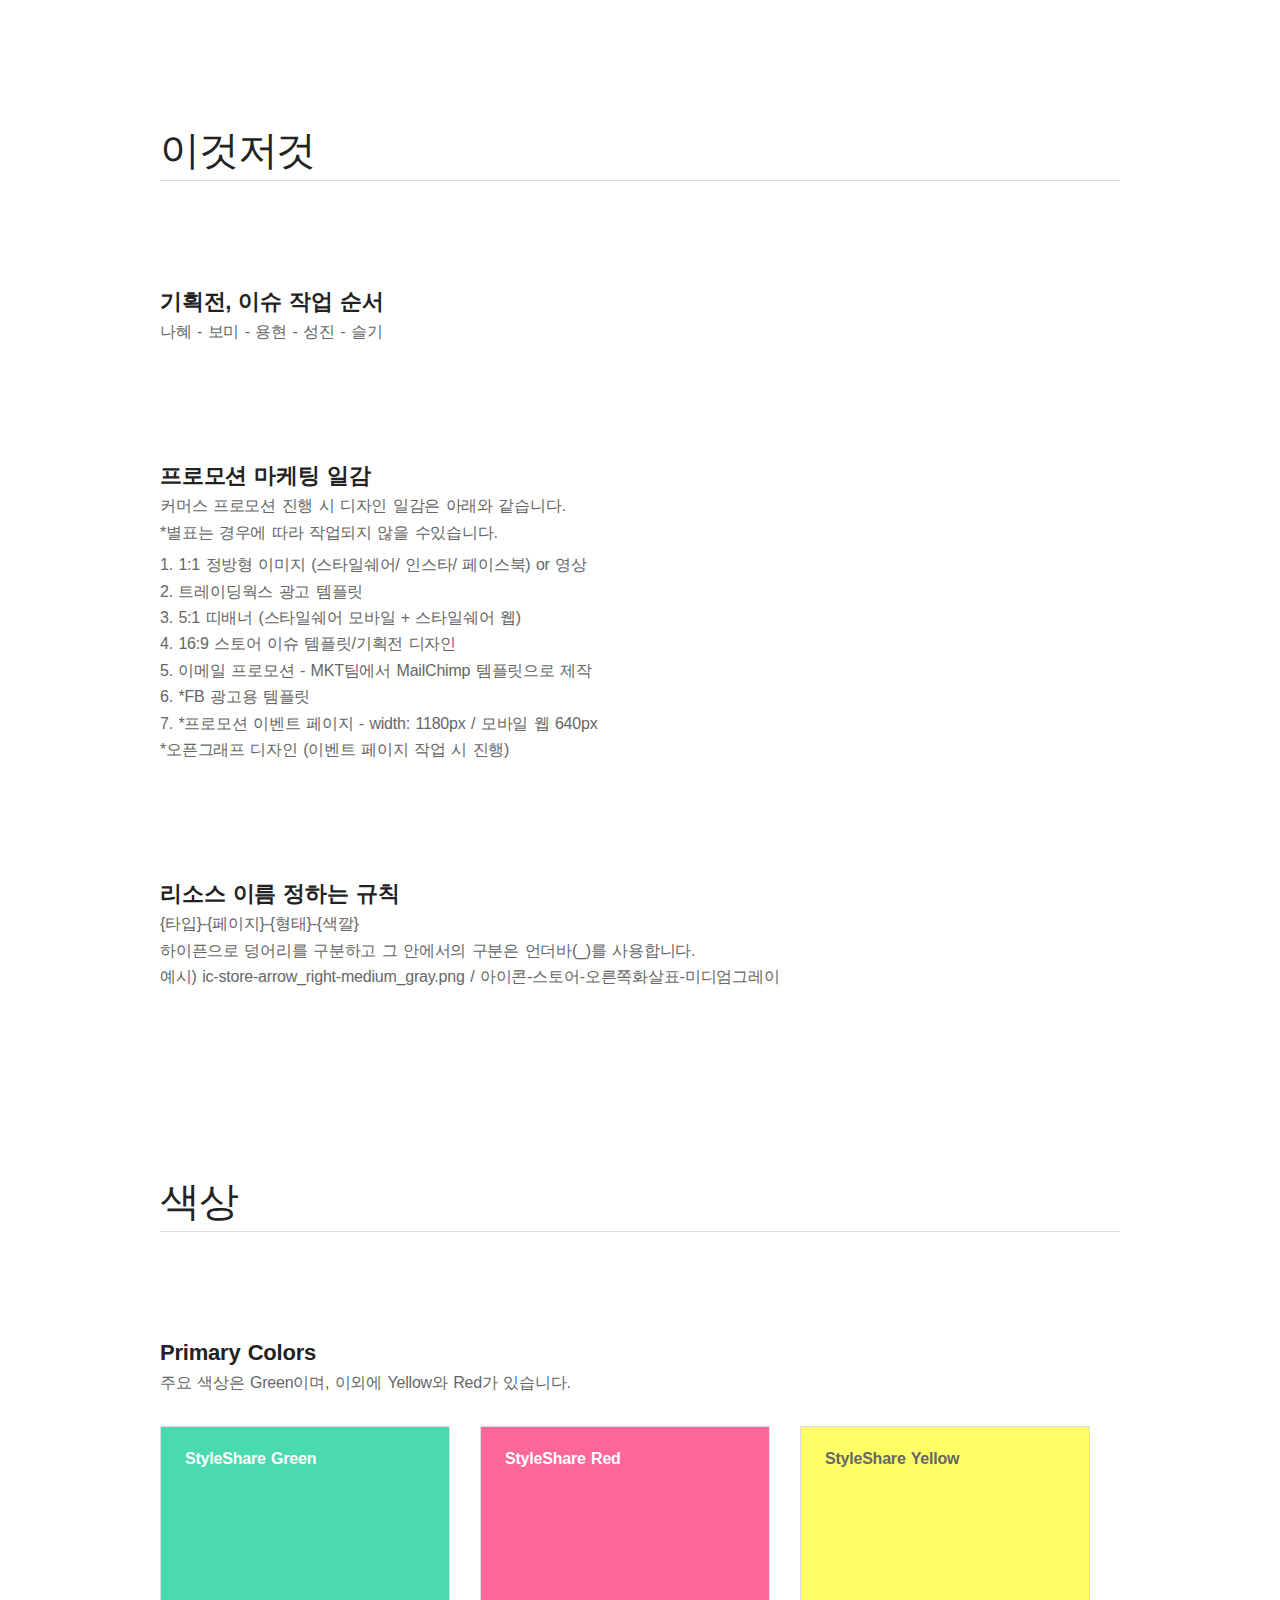
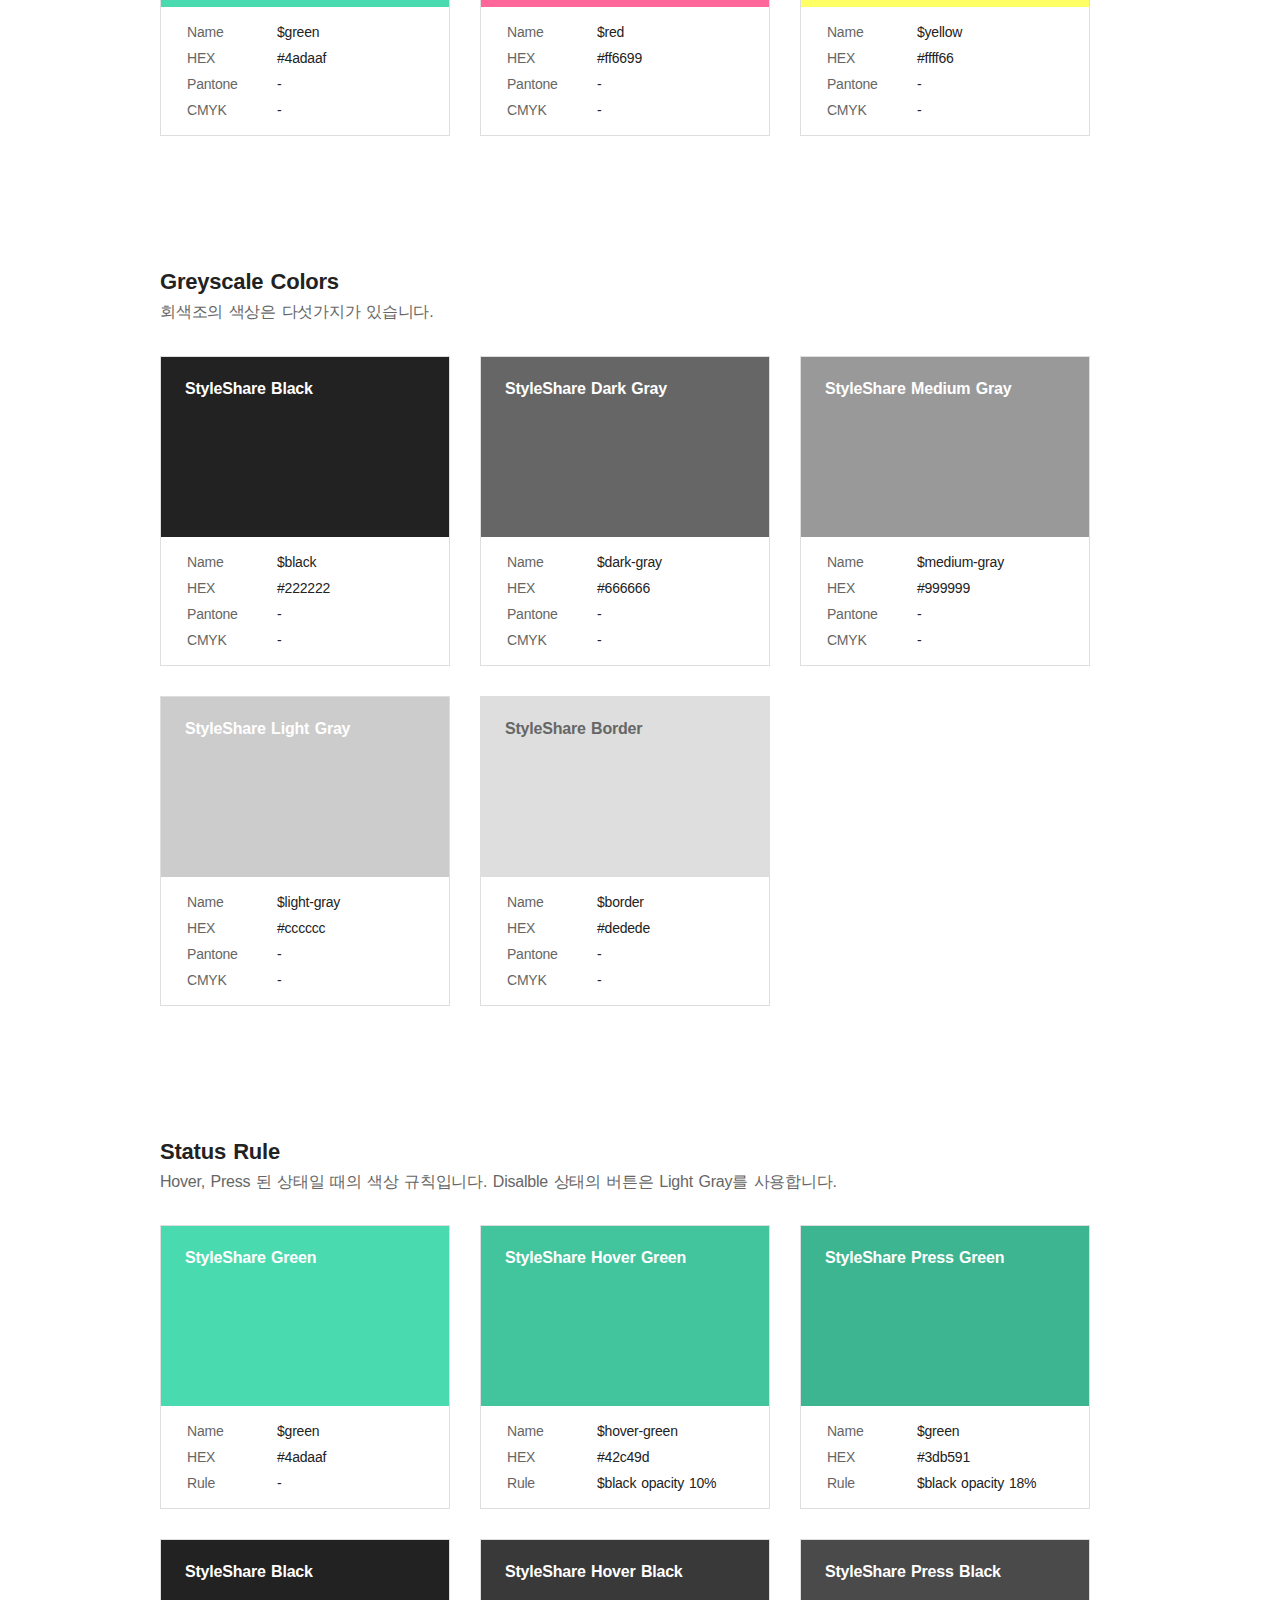
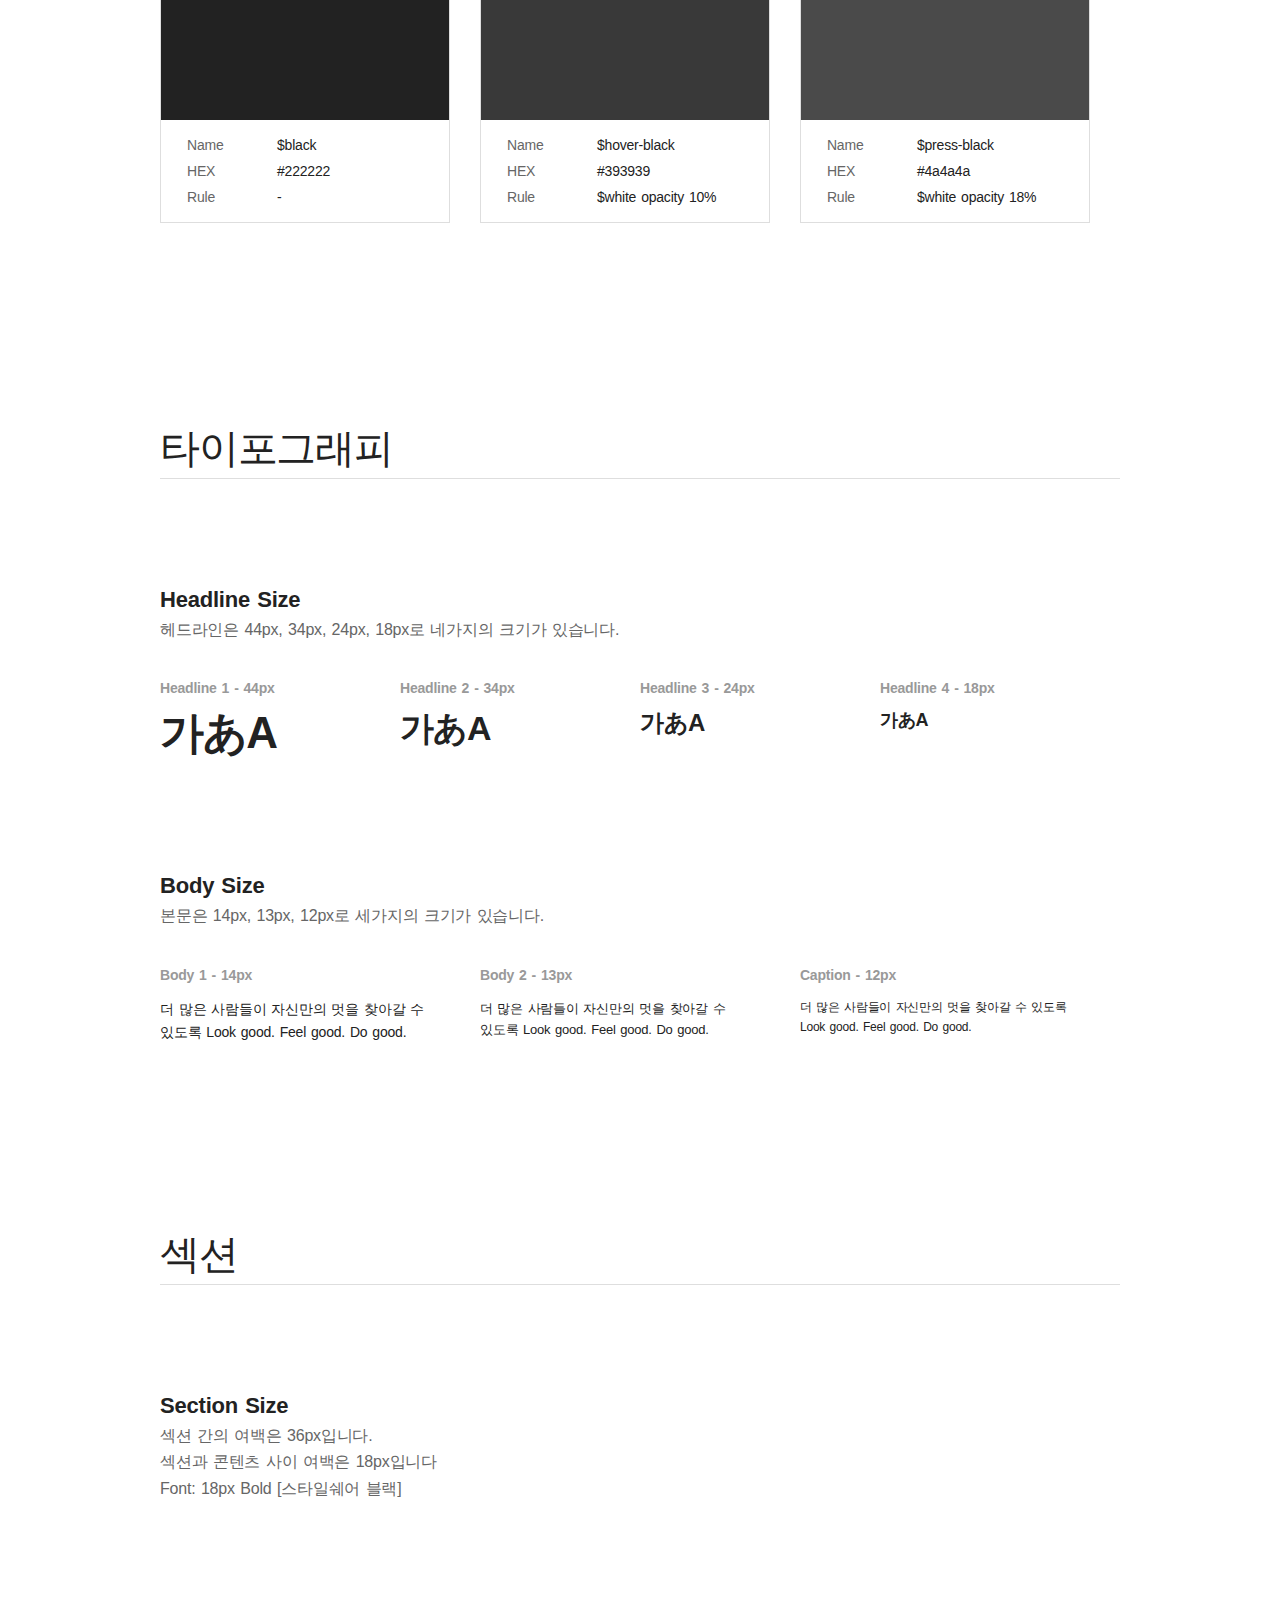
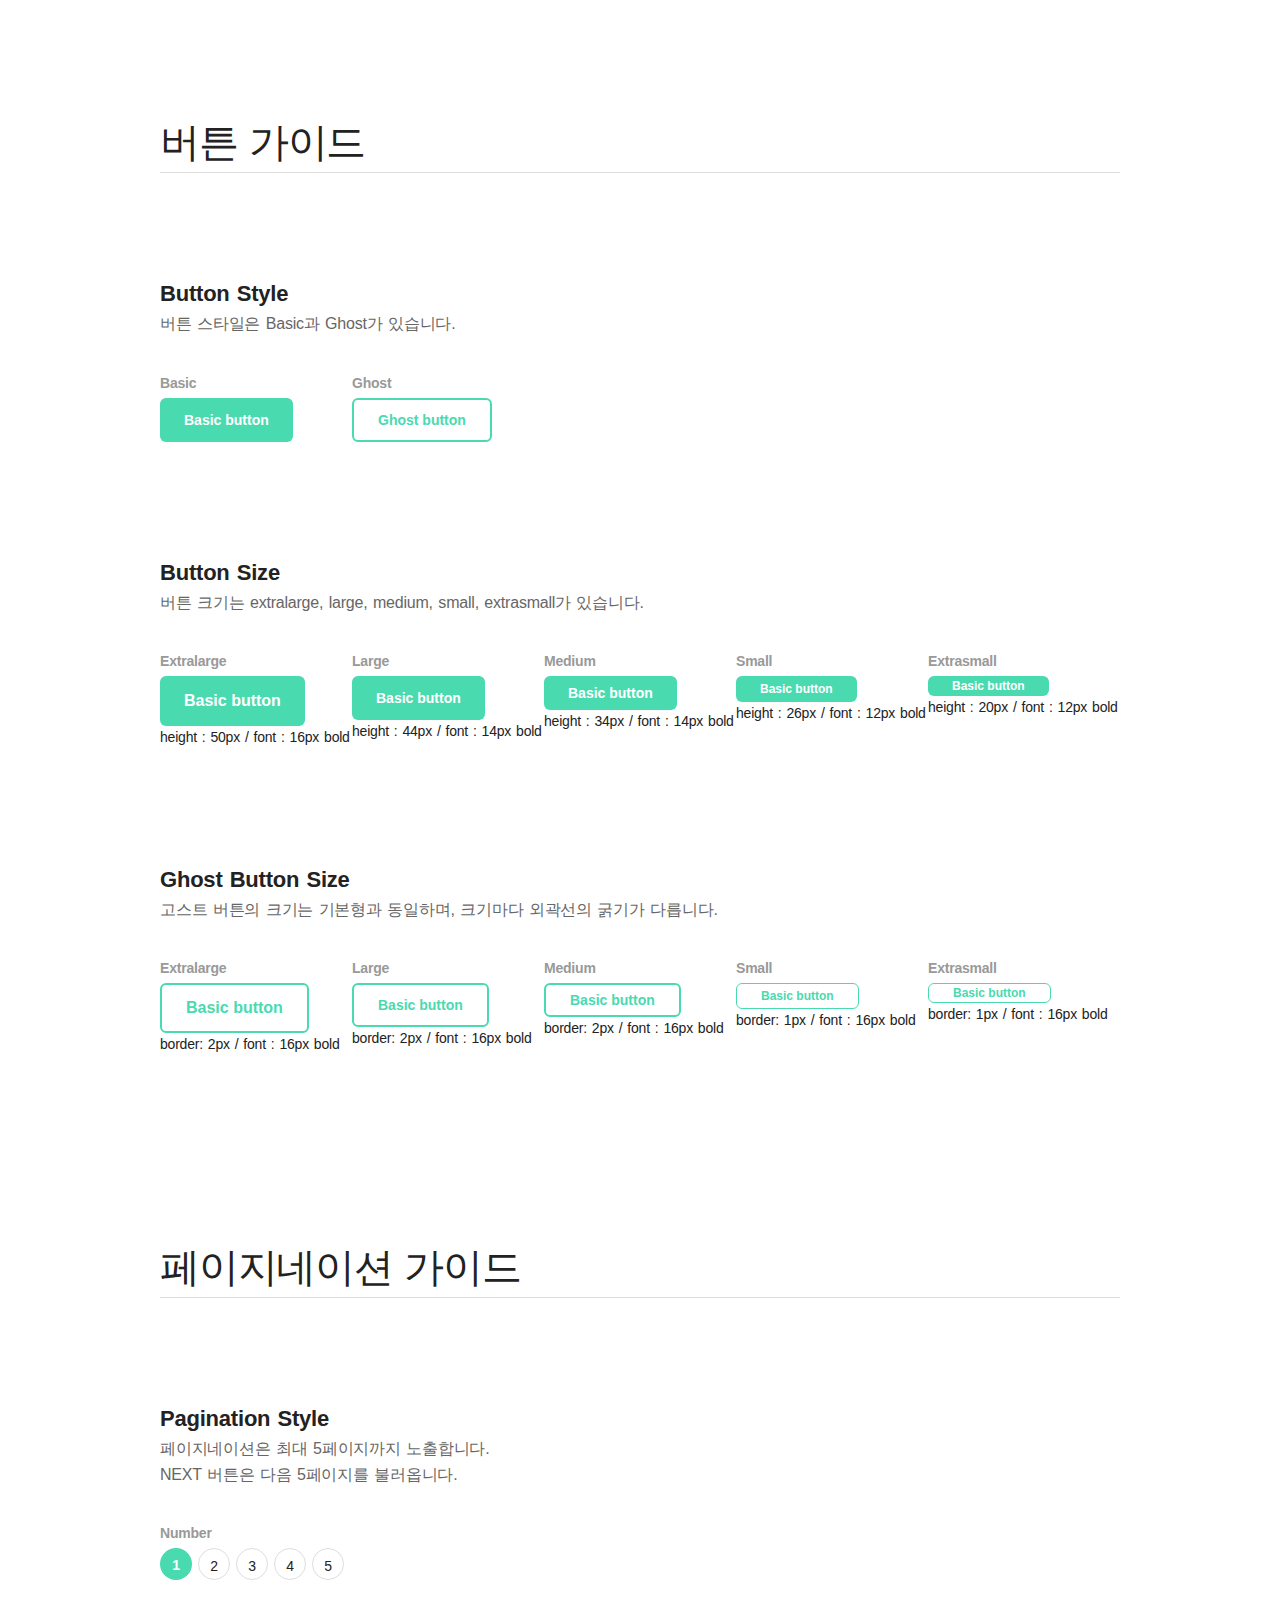
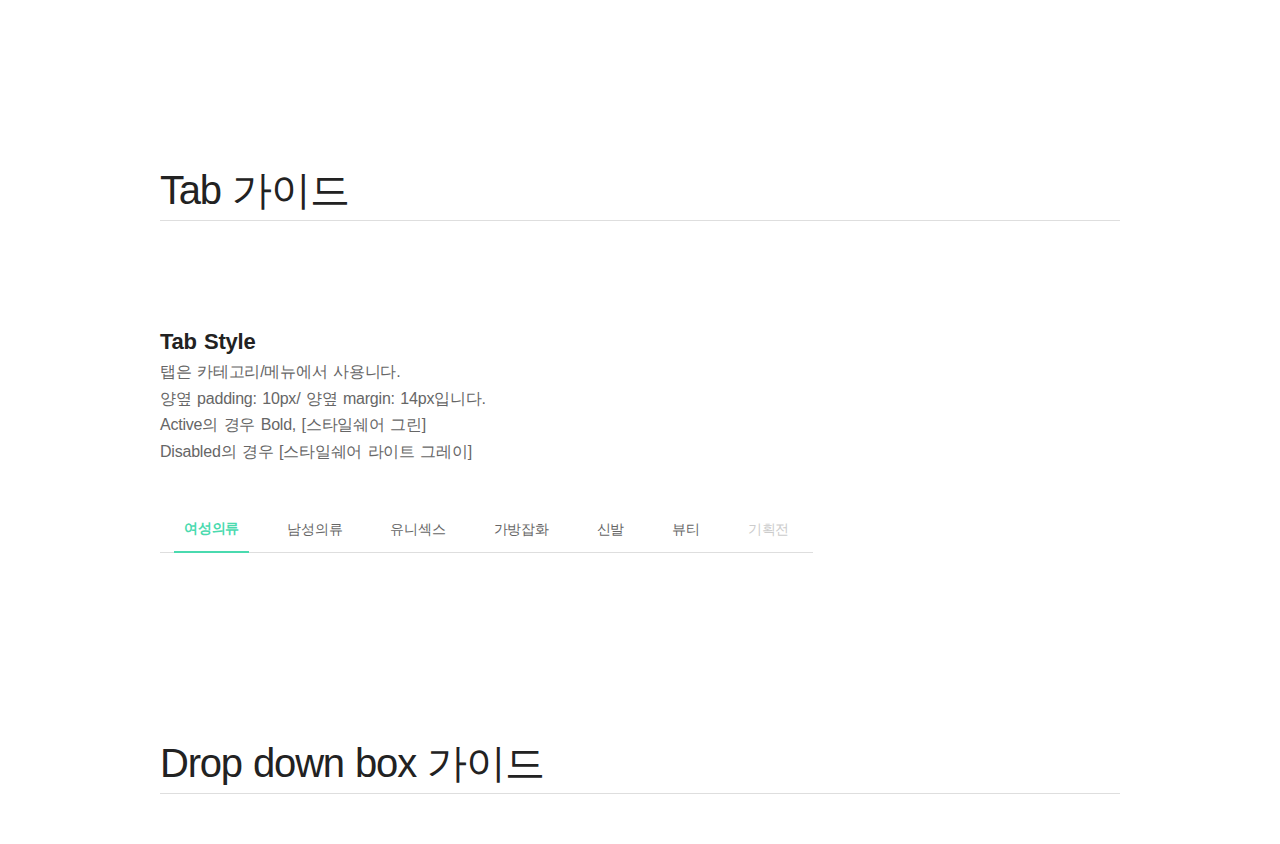
<file: index.html>
<!DOCTYPE html>
<html lang="ko">
<head>
  <meta charset="UTF-8">
  <meta name="viewport" content="width=device-width, user-scalable=no, initial-scale=1.0, maximum-scale=1.0, minimum-scale=1.0">
  <title>StyleShare 웹 컴포넌트 가이드</title>
  <link rel="stylesheet" type="text/css" href="css/default.css">
</head>

<body>

  <section class="section intro">
    <div class="container">
      <h1 class="header intro">이것저것
      </h1>
      <hr>
    </div>
  </section>

  <section class="section color-scheme">
    <div class="container">
      <h4 class="section-title">기획전, 이슈 작업 순서</h4>
      <p class="section-description">나혜 - 보미 - 용현 - 성진 - 슬기</p>
    </div>
  </section>

   <section class="section color-scheme">
    <div class="container">
      <h4 class="section-title">프로모션 마케팅 일감</h4>
      <p class="section-description">커머스 프로모션 진행 시 디자인 일감은 아래와 같습니다.<br>
*별표는 경우에 따라 작업되지 않을 수있습니다.</p>
  <p class="section-description">1. 1:1 정방형 이미지 (스타일쉐어/ 인스타/ 페이스북) or 영상<br>
  2. 트레이딩웍스 광고 템플릿<br>
  3. 5:1 띠배너 (스타일쉐어 모바일 + 스타일쉐어 웹)<br>
  4. 16:9 스토어 이슈 템플릿/기획전 디자인<br>
  5. 이메일 프로모션 - MKT팀에서 MailChimp 템플릿으로 제작<br>
  6. *FB 광고용 템플릿<br>
  7. *프로모션 이벤트 페이지 - width: 1180px / 모바일 웹 640px<br>
*오픈그래프 디자인 (이벤트 페이지 작업 시 진행)</p>
    </div>
  </section>

  <section class="section color-scheme">
    <div class="container">
      <h4 class="section-title">리소스 이름 정하는 규칙</h4>
      <p class="section-description">
        {타입}-{페이지}-{형태}-{색깔}</br>
        하이픈으로 덩어리를 구분하고 그 안에서의 구분은 언더바(_)를 사용합니다.</br>
        예시) ic-store-arrow_right-medium_gray.png / 아이콘-스토어-오른쪽화살표-미디엄그레이
      </p>
    </div>
  </section>

  <section class="section intro">
    <div class="container">
      <h1 class="header intro">색상</h1>
      <hr>
    </div>
  </section>


  <section class="section color-scheme">
    <div class="container">
      <h4 class="section-title">Primary Colors</h4>
      <p class="section-description">주요 색상은 Green이며, 이외에 Yellow와 Red가 있습니다.</p>
      <div class="component-container color-scheme">
        <div class="component-wrapper color-scheme">
          <div class="color-chip">
            <div class="color-name green">StyleShare Green</div>
            <table class="color-info">
              <tbody>
                <tr>
                  <th class="color-info-title">Name</th>
                  <td class="color-info-value">$green</td>
                </tr>
                <tr>
                  <th class="color-info-title">HEX</th>
                  <td class="color-info-value">#4adaaf</td>
                </tr>
                <tr>
                  <th class="color-info-title">Pantone</th>
                  <td class="color-info-value">-</td>
                </tr>
                <tr>
                  <th class="color-info-title">CMYK</th>
                  <td class="color-info-value">-</td>
                </tr>
              </tbody>
            </table>
          </div>
        </div>
        <div class="component-wrapper color-scheme">
          <div class="color-chip">
            <div class="color-name red">StyleShare Red</div>
            <table class="color-info">
              <tbody>
                <tr>
                  <th class="color-info-title">Name</th>
                  <td class="color-info-value">$red</td>
                </tr>
                <tr>
                  <th class="color-info-title">HEX</th>
                  <td class="color-info-value">#ff6699</td>
                </tr>
                <tr>
                  <th class="color-info-title">Pantone</th>
                  <td class="color-info-value">-</td>
                </tr>
                <tr>
                  <th class="color-info-title">CMYK</th>
                  <td class="color-info-value">-</td>
                </tr>
              </tbody>
            </table>
          </div>
        </div>
        <div class="component-wrapper color-scheme">
          <div class="color-chip">
            <div class="color-name yellow">StyleShare Yellow</div>
            <table class="color-info">
              <tbody>
                <tr>
                  <th class="color-info-title">Name</th>
                  <td class="color-info-value">$yellow</td>
                </tr>
                <tr>
                  <th class="color-info-title">HEX</th>
                  <td class="color-info-value">#ffff66</td>
                </tr>
                <tr>
                  <th class="color-info-title">Pantone</th>
                  <td class="color-info-value">-</td>
                </tr>
                <tr>
                  <th class="color-info-title">CMYK</th>
                  <td class="color-info-value">-</td>
                </tr>
              </tbody>
            </table>
          </div>
        </div>
      </div>
    </div>
  </section>

  <section class="section color-scheme">
    <div class="container">
      <h4 class="section-title">Greyscale Colors</h4>
      <p class="section-description">회색조의 색상은 다섯가지가 있습니다.</p>
      <div class="component-container color-scheme">
        <div class="component-wrapper color-scheme">
          <div class="color-chip">
            <div class="color-name black">StyleShare Black</div>
            <table class="color-info">
              <tbody>
                <tr>
                  <th class="color-info-title">Name</th>
                  <td class="color-info-value">$black</td>
                </tr>
                <tr>
                  <th class="color-info-title">HEX</th>
                  <td class="color-info-value">#222222</td>
                </tr>
                <tr>
                  <th class="color-info-title">Pantone</th>
                  <td class="color-info-value">-</td>
                </tr>
                <tr>
                  <th class="color-info-title">CMYK</th>
                  <td class="color-info-value">-</td>
                </tr>
              </tbody>
            </table>
          </div>
        </div>
        <div class="component-wrapper color-scheme">
          <div class="color-chip">
            <div class="color-name dark-gray">StyleShare Dark Gray</div>
            <table class="color-info">
              <tbody>
                <tr>
                  <th class="color-info-title">Name</th>
                  <td class="color-info-value">$dark-gray</td>
                </tr>
                <tr>
                  <th class="color-info-title">HEX</th>
                  <td class="color-info-value">#666666</td>
                </tr>
                <tr>
                  <th class="color-info-title">Pantone</th>
                  <td class="color-info-value">-</td>
                </tr>
                <tr>
                  <th class="color-info-title">CMYK</th>
                  <td class="color-info-value">-</td>
                </tr>
              </tbody>
            </table>
          </div>
        </div>
        <div class="component-wrapper color-scheme">
          <div class="color-chip">
            <div class="color-name medium-gray">StyleShare Medium Gray</div>
            <table class="color-info">
              <tbody>
                <tr>
                  <th class="color-info-title">Name</th>
                  <td class="color-info-value">$medium-gray</td>
                </tr>
                <tr>
                  <th class="color-info-title">HEX</th>
                  <td class="color-info-value">#999999</td>
                </tr>
                <tr>
                  <th class="color-info-title">Pantone</th>
                  <td class="color-info-value">-</td>
                </tr>
                <tr>
                  <th class="color-info-title">CMYK</th>
                  <td class="color-info-value">-</td>
                </tr>
              </tbody>
            </table>
          </div>
        </div>
        <div class="component-wrapper color-scheme">
          <div class="color-chip">
            <div class="color-name light-gray">StyleShare Light Gray</div>
            <table class="color-info">
              <tbody>
                <tr>
                  <th class="color-info-title">Name</th>
                  <td class="color-info-value">$light-gray</td>
                </tr>
                <tr>
                  <th class="color-info-title">HEX</th>
                  <td class="color-info-value">#cccccc</td>
                </tr>
                <tr>
                  <th class="color-info-title">Pantone</th>
                  <td class="color-info-value">-</td>
                </tr>
                <tr>
                  <th class="color-info-title">CMYK</th>
                  <td class="color-info-value">-</td>
                </tr>
              </tbody>
            </table>
          </div>
        </div>
        <div class="component-wrapper color-scheme">
          <div class="color-chip">
            <div class="color-name border">StyleShare Border</div>
            <table class="color-info">
              <tbody>
                <tr>
                  <th class="color-info-title">Name</th>
                  <td class="color-info-value">$border</td>
                </tr>
                <tr>
                  <th class="color-info-title">HEX</th>
                  <td class="color-info-value">#dedede</td>
                </tr>
                <tr>
                  <th class="color-info-title">Pantone</th>
                  <td class="color-info-value">-</td>
                </tr>
                <tr>
                  <th class="color-info-title">CMYK</th>
                  <td class="color-info-value">-</td>
                </tr>
              </tbody>
            </table>
          </div>
        </div>
      </div>
    </div>
  </section>

  <section class="section color-scheme">
    <div class="container">
      <h4 class="section-title">Status Rule</h4>
      <p class="section-description">Hover, Press 된 상태일 때의 색상 규칙입니다. Disalble 상태의 버튼은 Light Gray를 사용합니다.</p>
      <div class="component-container color-scheme">
        <div class="component-wrapper color-scheme">
          <div class="color-chip">
            <div class="color-name green">StyleShare Green</div>
            <table class="color-info">
              <tbody>
                <tr>
                  <th class="color-info-title">Name</th>
                  <td class="color-info-value">$green</td>
                </tr>
                <tr>
                  <th class="color-info-title">HEX</th>
                  <td class="color-info-value">#4adaaf</td>
                </tr>
                <tr>
                  <th class="color-info-title">Rule</th>
                  <td class="color-info-value">-</td>
                </tr>
              </tbody>
            </table>
          </div>
        </div>
        <div class="component-wrapper color-scheme">
          <div class="color-chip">
            <div class="color-name hover-green">StyleShare Hover Green</div>
            <table class="color-info">
              <tbody>
                <tr>
                  <th class="color-info-title">Name</th>
                  <td class="color-info-value">$hover-green</td>
                </tr>
                <tr>
                  <th class="color-info-title">HEX</th>
                  <td class="color-info-value">#42c49d</td>
                </tr>
                <tr>
                  <th class="color-info-title">Rule</th>
                  <td class="color-info-value">$black opacity 10%</td>
                </tr>
              </tbody>
            </table>
          </div>
        </div>
        <div class="component-wrapper color-scheme">
          <div class="color-chip">
            <div class="color-name press-green">StyleShare Press Green</div>
            <table class="color-info">
              <tbody>
                <tr>
                  <th class="color-info-title">Name</th>
                  <td class="color-info-value">$green</td>
                </tr>
                <tr>
                  <th class="color-info-title">HEX</th>
                  <td class="color-info-value">#3db591</td>
                </tr>
                <tr>
                  <th class="color-info-title">Rule</th>
                  <td class="color-info-value">$black opacity 18%</td>
                </tr>
              </tbody>
            </table>
          </div>
        </div>
        <div class="component-wrapper color-scheme">
          <div class="color-chip">
            <div class="color-name black">StyleShare Black</div>
            <table class="color-info">
              <tbody>
                <tr>
                  <th class="color-info-title">Name</th>
                  <td class="color-info-value">$black</td>
                </tr>
                <tr>
                  <th class="color-info-title">HEX</th>
                  <td class="color-info-value">#222222</td>
                </tr>
                <tr>
                  <th class="color-info-title">Rule</th>
                  <td class="color-info-value">-</td>
                </tr>
              </tbody>
            </table>
          </div>
        </div>
        <div class="component-wrapper color-scheme">
          <div class="color-chip">
            <div class="color-name hover-black">StyleShare Hover Black</div>
            <table class="color-info">
              <tbody>
                <tr>
                  <th class="color-info-title">Name</th>
                  <td class="color-info-value">$hover-black</td>
                </tr>
                <tr>
                  <th class="color-info-title">HEX</th>
                  <td class="color-info-value">#393939</td>
                </tr>
                <tr>
                  <th class="color-info-title">Rule</th>
                  <td class="color-info-value">$white opacity 10%</td>
                </tr>
              </tbody>
            </table>
          </div>
        </div>
        <div class="component-wrapper color-scheme">
          <div class="color-chip">
            <div class="color-name press-black">StyleShare Press Black</div>
            <table class="color-info">
              <tbody>
                <tr>
                  <th class="color-info-title">Name</th>
                  <td class="color-info-value">$press-black</td>
                </tr>
                <tr>
                  <th class="color-info-title">HEX</th>
                  <td class="color-info-value">#4a4a4a</td>
                </tr>
                <tr>
                  <th class="color-info-title">Rule</th>
                  <td class="color-info-value">$white opacity 18%</td>
                </tr>
              </tbody>
            </table>
          </div>
        </div>
      </div>
    </div>
  </section>

  <section class="section intro">
    <div class="container">
      <h1 class="header intro">타이포그래피</h1>
      <hr>
    </div>
  </section>

  <section class="section typo-headline">
    <div class="container">
      <h4 class="section-title">Headline Size</h4>
      <p class="section-description">헤드라인은 44px, 34px, 24px, 18px로 네가지의 크기가 있습니다.</p>
      <div class="component-container">
        <div class="component-wrapper typo-headline">
          <div class="component-title typo">Headline 1 - 44px</div>
          <h1>가あA</h1>
        </div>
        <div class="component-wrapper typo-headline">
          <div class="component-title typo">Headline 2 - 34px</div>
          <h2>가あA</h2>
        </div>
        <div class="component-wrapper typo-headline">
          <div class="component-title typo">Headline 3 - 24px</div>
          <h3>가あA</h3>
        </div>
        <div class="component-wrapper typo-headline">
          <div class="component-title typo">Headline 4 - 18px</div>
          <h4>가あA</h4>
        </div>
      </div>
    </div>
  </section>

  <section class="section typo-body">
    <div class="container">
      <h4 class="section-title">Body Size</h4>
      <p class="section-description">본문은 14px, 13px, 12px로 세가지의 크기가 있습니다.</p>
      <div class="component-container">
        <div class="component-wrapper typo-body">
          <div class="component-title typo">Body 1 - 14px</div>
          <p class="body1">더 많은 사람들이 자신만의 멋을 찾아갈 수 있도록 Look good. Feel good. Do good.</p>
        </div>
        <div class="component-wrapper typo-body">
          <div class="component-title typo">Body 2 - 13px</div>
          <p class="body2">더 많은 사람들이 자신만의 멋을 찾아갈 수 있도록 Look good. Feel good. Do good.</p>
        </div>
        <div class="component-wrapper typo-body">
          <div class="component-title typo">Caption - 12px</div>
          <p class="caption">더 많은 사람들이 자신만의 멋을 찾아갈 수 있도록 Look good. Feel good. Do good.</p>
        </div>
      </div>
    </div>
  </section>

   <section class="section intro">
    <div class="container">
      <h1 class="header intro">섹션</h1>
      <hr>
    </div>
  </section>

  <section class="section typo-headline">
    <div class="container">
      <h4 class="section-title">Section Size</h4>
      <p class="section-description">섹션 간의 여백은 36px입니다.<br>섹션과 콘텐츠 사이 여백은 18px입니다 <br>Font: 18px Bold [스타일쉐어 블랙]</p>
      <div class="component-container">
    </div>
  </section>


  <section class="section intro">
    <div class="container">
      <h1 class="header intro">버튼 가이드</h1>
      <hr>
    </div>
  </section>

  <section class="section button-style">
    <div class="container">
      <h4 class="section-title">Button Style</h4>
      <p class="section-description">버튼 스타일은 Basic과 Ghost가 있습니다.</p>
      <div class="component-container button-style">
        <div class="component-wrapper">
          <h5 class="component-title">Basic</h5>
          <button class="large green button">
            Basic button
          </button>
        </div>
        <div class="component-wrapper">
          <h5 class="component-title">Ghost</h5>
          <button class="large green ghost button">
            Ghost button
          </button>
        </div>
      </div>
    </div>
  </section>

  <section class="section button-size">
    <div class="container">
      <h4 class="section-title">Button Size</h4>
      <p class="section-description">버튼 크기는 extralarge, large, medium, small, extrasmall가 있습니다.</p>
      <div class="component-container button-size">
        <div class="component-wrapper">
          <h5 class="component-title">Extralarge</h5>
          <button class="extralarge green button">
            Basic button
          </button>
          <p>height : 50px / font : 16px bold</p>
        </div>
        <div class="component-wrapper">
          <h5 class="component-title">Large</h5>
          <button class="large green button">
            Basic button
          </button>
          <p>height : 44px / font : 14px bold</p>
        </div>
        <div class="component-wrapper">
          <h5 class="component-title">Medium</h5>
          <button class="medium green button">
            Basic button
          </button>
          <p>height : 34px / font : 14px bold</p>
        </div>
        <div class="component-wrapper">
          <h5 class="component-title">Small</h5>
          <button class="small green button">
            Basic button
          </button>
          <p>height : 26px / font : 12px bold</p>
        </div>
        <div class="component-wrapper">
          <h5 class="component-title">Extrasmall</h5>
          <button class="extrasmall green button">
            Basic button
          </button>
          <p>height : 20px / font : 12px bold</p>
        </div>
      </div>
    </div>
  </section>

  <section class="section button-size">
    <div class="container">
      <h4 class="section-title">Ghost Button Size</h4>
      <p class="section-description">고스트 버튼의 크기는 기본형과 동일하며, 크기마다 외곽선의 굵기가 다릅니다.</p>
      <div class="component-container button-size">
        <div class="component-wrapper">
          <h5 class="component-title">Extralarge</h5>
          <button class="extralarge green ghost button">
            Basic button
          </button>
          <p>border: 2px / font : 16px bold</p>
        </div>
        <div class="component-wrapper">
          <h5 class="component-title">Large</h5>
          <button class="large green ghost button">
            Basic button
          </button>
          <p>border: 2px / font : 16px bold</p>
        </div>
        <div class="component-wrapper">
          <h5 class="component-title">Medium</h5>
          <button class="medium green ghost button">
            Basic button
          </button>
          <p>border: 2px / font : 16px bold</p>
        </div>
        <div class="component-wrapper">
          <h5 class="component-title">Small</h5>
          <button class="small green ghost button">
            Basic button
          </button>
          <p>border: 1px / font : 16px bold</p>
        </div>
        <div class="component-wrapper">
          <h5 class="component-title">Extrasmall</h5>
          <button class="extrasmall green ghost button">
            Basic button
          </button>
          <p>border: 1px / font : 16px bold</p>
        </div>
      </div>
    </div>
  </section>

  <section class="section intro">
    <div class="container">
      <h1 class="header intro">페이지네이션 가이드</h1>
      <hr>
    </div>
  </section>

  <section class="section pagination-style">
    <div class="container">
      <h4 class="section-title">Pagination Style</h4>
      <p class="section-description">페이지네이션은 최대 5페이지까지 노출합니다.<br>NEXT 버튼은 다음 5페이지를 불러옵니다.</p>
      <div class="component-container pagination-style">
        <div class="component-wrapper">
          <h5 class="component-title">Number</h5>
          <ul class="pagination">
            <li><a href="#" class="active">1</a></li>
            <li><a href="#">2</a></li>
            <li><a href="#">3</a></li>
            <li><a href="#">4</a></li>
            <li><a href="#">5</a></li>
          </ul>
        </div>
      </div>
    </div>
  </section>

  <section class="section intro">
    <div class="container">
      <h1 class="header intro">Tab 가이드</h1>
      <hr>
    </div>
  </section>

  <section class="section tab-style">
    <div class="container">
      <h4 class="section-title">Tab Style</h4>
      <p class="section-description">탭은 카테고리/메뉴에서 사용니다.<br>양옆 padding: 10px/ 양옆 margin: 14px입니다.<Br>Active의 경우 Bold, [스타일쉐어 그린]<br>Disabled의 경우 [스타일쉐어 라이트 그레이]</p>
      <div class="tab-style">
            <ul>
              <li class="active"><a href="#">여성의류</a></li>
              <li><a href="#">남성의류</a></li>
              <li><a href="#">유니섹스</a></li>
              <li><a href="#">가방잡화</a></li>
              <li><a href="#">신발</a></li>
              <li><a href="#">뷰티</a></li>
              <li><a class="disalble" href="#">기획전</a></li>
            </ul>
      </div>
    </div>
  </section>

  <section class="section intro">
    <div class="container">
      <h1 class="header intro">Drop down box 가이드</h1>
      <hr>
    </div>
  </section>

</body>

</html>
</file>
<file: css/default.css>
/* http://meyerweb.com/eric/tools/css/reset/
   v2.0 | 20110126
   License: none (public domain)
*/
html, body, div, span, applet, object, iframe,
h1, h2, h3, h4, h5, h6, p, blockquote, pre,
a, abbr, acronym, address, big, cite, code,
del, dfn, em, img, ins, kbd, q, s, samp,
small, strike, strong, sub, sup, tt, var,
b, u, i, center,
dl, dt, dd, ol, ul, li,
fieldset, form, label, legend,
table, caption, tbody, tfoot, thead, tr, th, td,
article, aside, canvas, details, embed,
figure, figcaption, footer, header, hgroup,
menu, nav, output, ruby, section, summary,
time, mark, audio, video {
  margin: 0;
  padding: 0;
  border: 0;
  font-size: 100%;
  font: inherit;
  vertical-align: baseline; }

/* HTML5 display-role reset for older browsers */
article, aside, details, figcaption, figure,
footer, header, hgroup, menu, nav, section {
  display: block; }

body {
  line-height: 1; }

ol, ul {
  list-style: none; }

blockquote, q {
  quotes: none; }

blockquote:before, blockquote:after,
q:before, q:after {
  content: '';
  content: none; }

table {
  border-collapse: collapse;
  border-spacing: 0; }

img {
  vertical-align: bottom; }

a {
  text-decoration: none;
}

* {
  -webkit-box-sizing: border-box;
  -moz-box-sizing: border-box;
  box-sizing: border-box; }

*:before,
*:after {
  -webkit-box-sizing: border-box;
  -moz-box-sizing: border-box;
  box-sizing: border-box; }

.container:before,
.container:after,
.row:before,
.row:after,
.col:before,
.col:after {
  content: " ";
  display: table; }

.container:after,
.row:after,
.col:after {
  clear: both; }

.container {
  max-width: 960px;
  margin-right: auto;
  margin-left: auto; }

.col {
  position: relative;
  height: 100%;
  display: inline-block;
  float: left;
  min-height: 1px; }

.col-12 {
  width: 100%; }

.col-11 {
  width: 91.66666666666666%; }

.col-10 {
  width: 83.33333333333334%; }

.col-9 {
  width: 75%; }

.col-8 {
  width: 66.66666666666666%; }

.col-7 {
  width: 58.333333333333336%; }

.col-6 {
  width: 50%; }

.col-5 {
  width: 41.66666666666667%; }

.col-4 {
  width: 33.33333333333333%; }

.col-3 {
  width: 25%; }

.col-2 {
  width: 16.666666666666664%; }

.col-1 {
  width: 8.333333333333332%; }

body {
  font-family: 'Apple SD Gothic Neo', Sans-serif;
  font-size: 14px;
  letter-spacing: -.015em;
  word-spacing: .09em;
  word-break: keep-all;
  color: #222; }

h1 {
  font-weight: 700;
  font-size: 44px;
  letter-spacing: -.03em; }

h2 {
  font-weight: 700;
  font-size: 34px;
  letter-spacing: -.03em; }

h3 {
  font-weight: 700;
  font-size: 24px;
  letter-spacing: -.02em; }

h4 {
  font-weight: 700;
  font-size: 18px; }

p {
  font-weight: 300;
  font-size: 14px;
  line-height: 1.65em; }

/*******************************
          Web Layout
*******************************/
hr {
  margin: 10px 0;
  border: 1px solid #dedede;
  border-bottom: 0; }

.section {
  padding: 60px 0; }
  .section-title {
    font-size: 22px; }
  .section-description {
    margin-top: 6px;
    font-size: 16px;
    color: #666; }

.component-container {
  margin-top: 30px; }
.component-wrapper {
  position: relative;
  width: 20%;
  height: 100%;
  display: inline-block;
  float: left;
  min-height: 1px; }
.component-title {
  padding: 8px 0;
  font-weight: 700;
  font-size: 14px;
  color: #999; }

.component-title.typo {
  padding: 8px 0 16px; }

/*--- Intro ---*/
.section.intro {
  padding: 130px 0px 40px; }

.header.intro {
  font-weight: 500;
  font-size: 40px; }

/*--- Color-scheme ---*/
.component-container.color-scheme {
  margin-top: 15px; }

.component-wrapper.color-scheme {
  width: 33.3333%;
  padding: 15px 0;
  padding-right: 30px; }

.color-chip {
  border: 1px solid #dedede; }
.color-name {
  height: 180px;
  padding: 24px;
  color: white;
  font-weight: 700;
  font-size: 16px; }
.color-info {
  margin: 12px 26px;
  text-align: left; }
  .color-info-title {
    width: 90px;
    padding: 6px 0;
    color: #666; }

.green.color-name {
  background-color: #4adaaf; }

.hover-green.color-name {
  background-color: #42c49d; }

.press-green.color-name {
  background-color: #3db591; }

.red.color-name {
  background-color: #ff6699; }

.yellow.color-name {
  background-color: #ffff66;
  color: #666; }

.black.color-name {
  background-color: #222; }

.hover-black.color-name {
  background-color: #393939; }

.press-black.color-name {
  background-color: #4a4a4a; }

.dark-gray.color-name {
  background-color: #666; }

.medium-gray.color-name {
  background-color: #999; }

.light-gray.color-name {
  background-color: #ccc; }

.border.color-name {
  background-color: #dedede;
  color: #666; }

/*--- Typo-headline ---*/
.typo-headline.component-wrapper {
  width: 25%; }

/*--- Typo-body ---*/
.typo-body.component-wrapper {
  width: 33.33333%;
  padding-right: 40px; }

/*******************************
              Typo
*******************************/
.body1 {
  font-size: 14px; }

.body2 {
  font-size: 13px; }

.caption {
  font-size: 12px; }

/*******************************
            Button
*******************************/
/*--------------
      Style
---------------*/
.button {
  cursor: pointer;
  display: inline-block;
  padding: 0 24px;
  outline: none;
  border: none; }

.ghost.button {
  background-color: transparent; }

/*--------------
      Color
---------------*/
/*--- Green ---*/
.green.button {
  background-color: #4adaaf;
  color: #fff; }

.green.button:hover {
  background-color: #42c49d; }

.green.button:active {
  background-color: #3db591; }

/* Ghost */
.ghost.green {
  background-color: transparent;
  border-color: #4adaaf;
  color: #4adaaf; }

.ghost.green:hover {
  background-color: transparent;
  border-color: #42c49d;
  color: #42c49d; }

.ghost.green:active {
  background-color: transparent;
  border-color: #3db591;
  color: #3db591; }

/*--- White ---*/
/*--------------
      Size
---------------*/
/*--- Basic ---*/
.extralarge.button {
  height: 50px;
  font-weight: bold;
  font-size: 16px;
  -webkit-border-radius: 6px;
  -moz-border-radius: 6px;
  border-radius: 6px; }

.large.button {
  height: 44px;
  font-weight: bold;
  font-size: 14px;
  -webkit-border-radius: 6px;
  -moz-border-radius: 6px;
  border-radius: 6px; }

.medium.button {
  height: 34px;
  font-weight: bold;
  font-size: 14px;
  -webkit-border-radius: 6px;
  -moz-border-radius: 6px;
  border-radius: 6px; }

.small.button {
  height: 26px;
  font-weight: bold;
  font-size: 12px;
  -webkit-border-radius: 6px;
  -moz-border-radius: 6px;
  border-radius: 6px; }

.extrasmall.button {
  height: 20px;
  font-weight: bold;
  font-size: 12px;
  -webkit-border-radius: 6px;
  -moz-border-radius: 6px;
  border-radius: 6px; }

/*--- Ghost ---*/
.ghost.extralarge {
  border: 2px solid; }

.ghost.large {
  border: 2px solid; }

.ghost.medium {
  border: 2px solid; }

.ghost.small {
  border: 1px solid; }

.ghost.extrasmall {
  border: 1px solid; }


  /*--- Pagination ---*/
  .pagination-style ul {
    list-style:none; 
    float: left;
    display:inline; 
  }
  .pagination-style ul li {
    float: left;
  }
  .pagination-style ul li a {
    float: left;
    width: 32px;
    height: 32px;
    border-radius: 50%;
    border: 1px #dedede solid;
    background: none;
    font: 14px;
    text-align: center;
    color: #222;
    padding: 10px;
    margin-right: 6px;
  }
  .pagination-style .pagination li a:hover {
    background: #f5f5f5;
  }
  .pagination-style ul li .active {
    border: none;
    background: #4adaaf;
    color: #fff;
    font-weight: bold;
  }
  .pagination-style ul li .active:hover {
    border: none;
    background: #42c49d;
    color: #fff;
    font-weight: bold;
  }
  .pagination-style ul li .arrow-right {
    color:#999;
  }

  /*--- TAB ---*/
  div.tab-style {
    margin-top: 40px;
  }
  .tab-style ul {
    list-style:none; 
    float: left;
    display: inline;
    background: #fff;
    height: 48px;
    border-bottom: 1px #dedede solid;
  }
  .tab-style ul li {
    height: 48px;
    float: left;
    vertical-align: center;
    margin: 0 14px 0 14px;
  }
  .tab-style ul li.active {
    border-bottom: 2px #4adaaf solid;
  }
  .tab-style ul li.active a {
    font-weight: bold;
    color:#4adaaf;
  }
  .tab-style ul li a.disalble {
    color:#ccc;
    pointer-events: none;
    cursor: default;
  }
  .tab-style ul li.active a:hover {
    color: #42c49d;
  }
  .tab-style ul li a {
    position: relative;
    top:50%;
    height: 48px;
    float: left;
    padding:  0 10px 0 10px;
    font: 14px;
    color: #666;
    line-height: 0em;
    vertical-align: center;
    text-align: center;
    background: none;
  }
  .tab-style ul li a:hover {
    color:#222;
  }
  

/*# sourceMappingURL=default.css.map */
</file>
